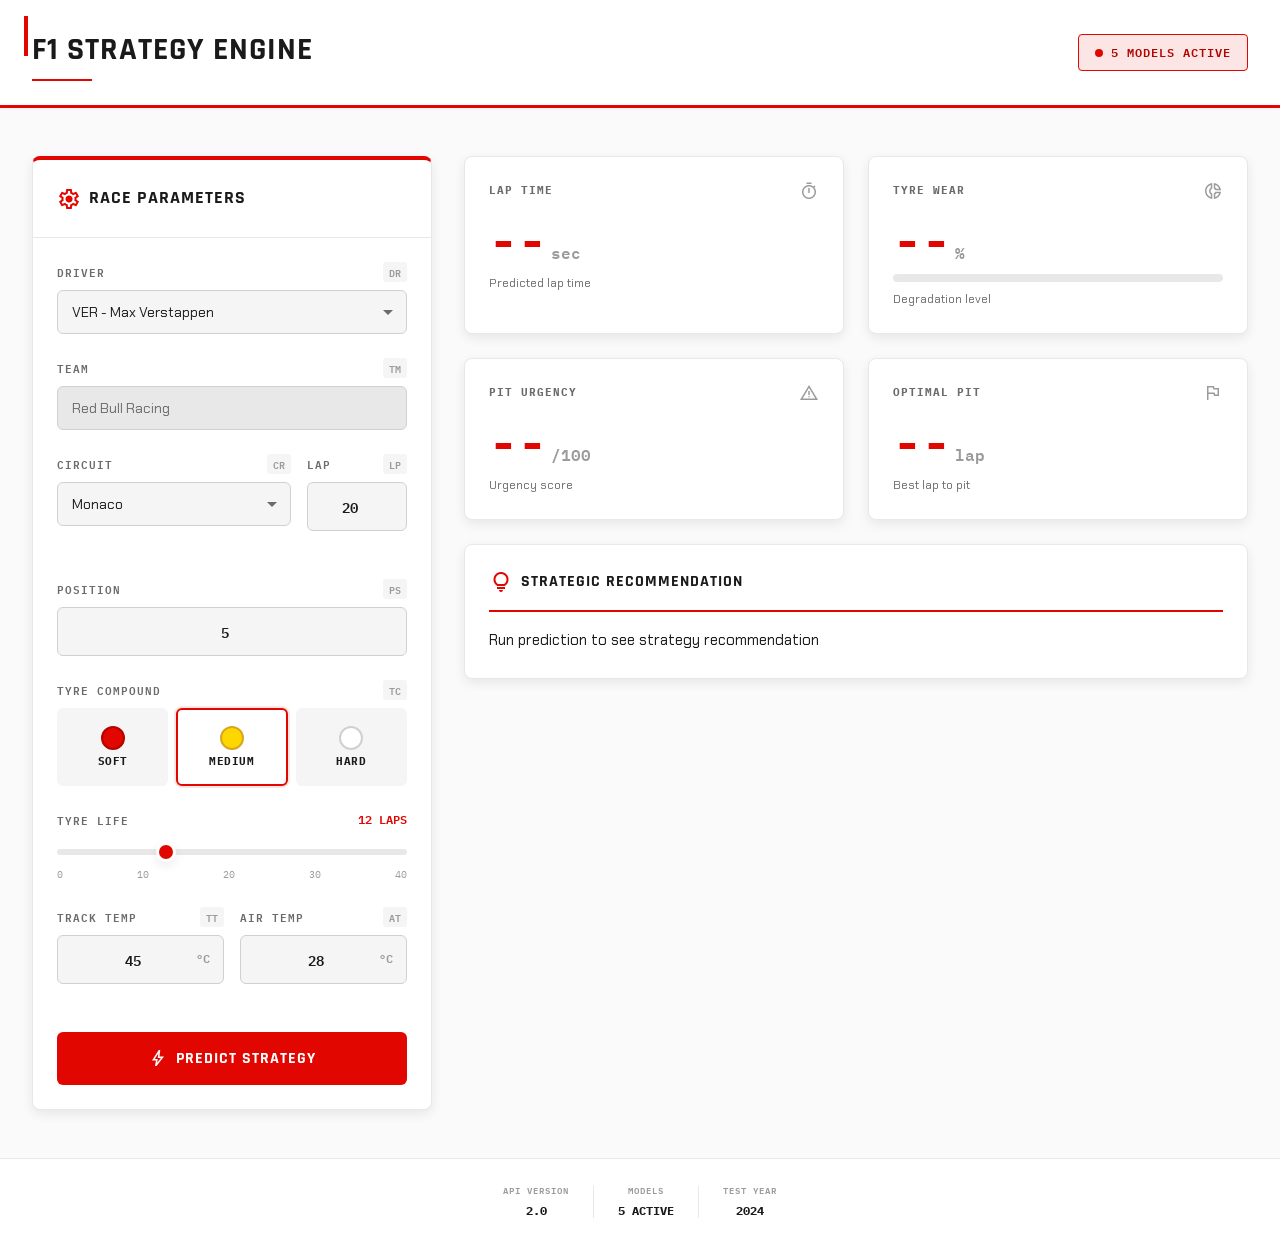
<file: frontend/index_v3.html>
<!DOCTYPE html>
<html lang="en">
<head>
    <meta charset="UTF-8">
    <meta name="viewport" content="width=device-width, initial-scale=1.0">
    <title>F1 Strategy Engine | Race Predictor</title>
    <link rel="preconnect" href="https://fonts.googleapis.com">
    <link rel="preconnect" href="https://fonts.gstatic.com" crossorigin>
    <link href="https://fonts.googleapis.com/css2?family=Rajdhani:wght@400;500;600;700&family=IBM+Plex+Mono:wght@400;500;600&family=Chakra+Petch:wght@400;500;600;700&display=swap" rel="stylesheet">
    <link href="https://fonts.googleapis.com/css2?family=Material+Symbols+Outlined:opsz,wght,FILL,GRAD@20..48,100..700,0..1,-50..200" rel="stylesheet">
    <link rel="stylesheet" href="styles_v3.css">
</head>
<body>
    <!-- Loading Overlay -->
    <div id="loadingOverlay" class="loading-overlay hidden">
        <div class="loading-content">
            <div class="spinner-race">
                <div class="spinner-track"></div>
                <div class="spinner-car"></div>
            </div>
            <p class="loading-text">PROCESSING TELEMETRY...</p>
        </div>
    </div>

    <!-- Header -->
    <header class="header">
        <div class="header-content">
            <div class="header-left">
                <div class="logo-container">
                    <div class="logo-accent"></div>
                    <h1 class="logo-text">F1 STRATEGY ENGINE</h1>
                    <div class="logo-underline"></div>
                </div>
            </div>
            <div class="header-right">
                <div class="status-badge">
                    <span class="status-indicator"></span>
                    <span class="status-text">5 MODELS ACTIVE</span>
                </div>
            </div>
        </div>
    </header>

    <!-- Main Container -->
    <main class="main-container">
        <div class="grid-layout">

            <!-- Left Column: Input Form -->
            <section class="input-section">
                <div class="card input-card">
                    <div class="card-header">
                        <span class="material-symbols-outlined">settings</span>
                        <h2>RACE PARAMETERS</h2>
                    </div>

                    <form id="strategyForm" class="strategy-form">
                        <!-- Driver Selection -->
                        <div class="form-group">
                            <label for="driver" class="form-label">
                                <span class="label-text">DRIVER</span>
                                <span class="label-code">DR</span>
                            </label>
                            <select id="driver" class="form-input form-select" required>
                                <option value="VER">VER - Max Verstappen</option>
                                <option value="HAM">HAM - Lewis Hamilton</option>
                                <option value="LEC">LEC - Charles Leclerc</option>
                                <option value="NOR">NOR - Lando Norris</option>
                                <option value="PIA">PIA - Oscar Piastri</option>
                                <option value="SAI">SAI - Carlos Sainz</option>
                                <option value="PER">PER - Sergio Perez</option>
                                <option value="RUS">RUS - George Russell</option>
                                <option value="ALO">ALO - Fernando Alonso</option>
                                <option value="STR">STR - Lance Stroll</option>
                            </select>
                        </div>

                        <!-- Team Display -->
                        <div class="form-group">
                            <label for="team" class="form-label">
                                <span class="label-text">TEAM</span>
                                <span class="label-code">TM</span>
                            </label>
                            <input id="team" type="text" class="form-input form-input-readonly" value="Red Bull Racing" readonly>
                        </div>

                        <!-- Circuit & Lap -->
                        <div class="form-group-row">
                            <div class="form-group flex-1">
                                <label for="eventName" class="form-label">
                                    <span class="label-text">CIRCUIT</span>
                                    <span class="label-code">CR</span>
                                </label>
                                <select id="eventName" class="form-input form-select" required>
                                    <option value="Monte Carlo">Monaco</option>
                                    <option value="Silverstone">Silverstone</option>
                                    <option value="Spa-Francorchamps">Spa-Francorchamps</option>
                                    <option value="Monza">Monza</option>
                                    <option value="Suzuka">Suzuka</option>
                                    <option value="Austin">Circuit of the Americas</option>
                                </select>
                            </div>
                            <div class="form-group flex-half">
                                <label for="lapNumber" class="form-label">
                                    <span class="label-text">LAP</span>
                                    <span class="label-code">LP</span>
                                </label>
                                <input id="lapNumber" type="number" class="form-input form-input-mono" value="20" min="1" max="70" required>
                            </div>
                        </div>

                        <!-- Position -->
                        <div class="form-group">
                            <label for="position" class="form-label">
                                <span class="label-text">POSITION</span>
                                <span class="label-code">PS</span>
                            </label>
                            <input id="position" type="number" class="form-input form-input-mono" value="5" min="1" max="20" required>
                        </div>

                        <!-- Tyre Compound -->
                        <div class="form-group">
                            <label class="form-label">
                                <span class="label-text">TYRE COMPOUND</span>
                                <span class="label-code">TC</span>
                            </label>
                            <div class="tyre-selector">
                                <button type="button" class="tyre-btn" data-compound="SOFT">
                                    <span class="tyre-indicator tyre-soft"></span>
                                    <span class="tyre-label">SOFT</span>
                                </button>
                                <button type="button" class="tyre-btn tyre-btn-active" data-compound="MEDIUM">
                                    <span class="tyre-indicator tyre-medium"></span>
                                    <span class="tyre-label">MEDIUM</span>
                                </button>
                                <button type="button" class="tyre-btn" data-compound="HARD">
                                    <span class="tyre-indicator tyre-hard"></span>
                                    <span class="tyre-label">HARD</span>
                                </button>
                            </div>
                            <input type="hidden" id="compound" value="MEDIUM">
                        </div>

                        <!-- Tyre Life Slider -->
                        <div class="form-group">
                            <label for="tyreLife" class="form-label">
                                <span class="label-text">TYRE LIFE</span>
                                <span class="label-value" id="tyreLifeDisplay">12 LAPS</span>
                            </label>
                            <input id="tyreLife" type="range" class="slider" min="0" max="40" value="12">
                            <div class="slider-markers">
                                <span>0</span>
                                <span>10</span>
                                <span>20</span>
                                <span>30</span>
                                <span>40</span>
                            </div>
                        </div>

                        <!-- Temperature Inputs -->
                        <div class="form-group-row">
                            <div class="form-group flex-1">
                                <label for="trackTemp" class="form-label">
                                    <span class="label-text">TRACK TEMP</span>
                                    <span class="label-code">TT</span>
                                </label>
                                <div class="input-with-unit">
                                    <input id="trackTemp" type="number" class="form-input form-input-mono" value="45" min="0" max="70" required>
                                    <span class="input-unit">°C</span>
                                </div>
                            </div>
                            <div class="form-group flex-1">
                                <label for="airTemp" class="form-label">
                                    <span class="label-text">AIR TEMP</span>
                                    <span class="label-code">AT</span>
                                </label>
                                <div class="input-with-unit">
                                    <input id="airTemp" type="number" class="form-input form-input-mono" value="28" min="0" max="50" required>
                                    <span class="input-unit">°C</span>
                                </div>
                            </div>
                        </div>

                        <!-- Submit Button -->
                        <button type="submit" class="btn-predict">
                            <span class="btn-icon material-symbols-outlined">bolt</span>
                            <span class="btn-text">PREDICT STRATEGY</span>
                            <span class="btn-glow"></span>
                        </button>
                    </form>
                </div>
            </section>

            <!-- Right Column: Results -->
            <section class="results-section">
                <!-- Results Grid -->
                <div class="results-grid">
                    <!-- Lap Time Card -->
                    <div class="card result-card">
                        <div class="result-header">
                            <span class="result-label">LAP TIME</span>
                            <span class="material-symbols-outlined">timer</span>
                        </div>
                        <div class="result-value" id="predLapTime">
                            <span class="value-main">--</span>
                            <span class="value-unit">sec</span>
                        </div>
                        <div class="result-footer">Predicted lap time</div>
                    </div>

                    <!-- Tyre Wear Card -->
                    <div class="card result-card">
                        <div class="result-header">
                            <span class="result-label">TYRE WEAR</span>
                            <span class="material-symbols-outlined">donut_small</span>
                        </div>
                        <div class="result-value" id="predTyreWear">
                            <span class="value-main">--</span>
                            <span class="value-unit">%</span>
                        </div>
                        <div class="wear-bar">
                            <div class="wear-fill" id="predTyreWearBar" style="width: 0%"></div>
                        </div>
                        <div class="result-footer">Degradation level</div>
                    </div>

                    <!-- Pit Urgency Card -->
                    <div class="card result-card">
                        <div class="result-header">
                            <span class="result-label">PIT URGENCY</span>
                            <span class="material-symbols-outlined">warning</span>
                        </div>
                        <div class="result-value" id="predPitUrgency">
                            <span class="value-main">--</span>
                            <span class="value-unit">/100</span>
                        </div>
                        <div class="result-footer">Urgency score</div>
                    </div>

                    <!-- Optimal Pit Lap Card -->
                    <div class="card result-card">
                        <div class="result-header">
                            <span class="result-label">OPTIMAL PIT</span>
                            <span class="material-symbols-outlined">flag</span>
                        </div>
                        <div class="result-value" id="predOptimalPit">
                            <span class="value-main">--</span>
                            <span class="value-unit">lap</span>
                        </div>
                        <div class="result-footer">Best lap to pit</div>
                    </div>
                </div>

                <!-- Recommendation Card -->
                <div class="card recommendation-card">
                    <div class="recommendation-header">
                        <span class="material-symbols-outlined">lightbulb</span>
                        <h3>STRATEGIC RECOMMENDATION</h3>
                    </div>
                    <div class="recommendation-content" id="predRecommendation">
                        <p>Run prediction to see strategy recommendation</p>
                    </div>
                </div>
            </section>

        </div>
    </main>

    <!-- Footer -->
    <footer class="footer">
        <div class="footer-content">
            <div class="footer-info">
                <span class="footer-label">API VERSION</span>
                <span class="footer-value">2.0</span>
            </div>
            <div class="footer-divider"></div>
            <div class="footer-info">
                <span class="footer-label">MODELS</span>
                <span class="footer-value">5 ACTIVE</span>
            </div>
            <div class="footer-divider"></div>
            <div class="footer-info">
                <span class="footer-label">TEST YEAR</span>
                <span class="footer-value">2024</span>
            </div>
        </div>
    </footer>

    <script src="app_v3.js"></script>
</body>
</html>
</file>
<file: frontend/styles_v3.css>
/* F1 Strategy Engine - Broadcast Telemetry Aesthetic */

/* CSS Variables */
:root {
    /* F1 Racing Red Color Palette */
    --f1-red-primary: #E10600;
    --f1-red-dark: #B30400;
    --f1-red-glow: rgba(225, 6, 0, 0.3);
    --f1-red-light: rgba(225, 6, 0, 0.1);

    /* Grayscale */
    --bg-main: #FAFAFA;
    --bg-card: #FFFFFF;
    --bg-input: #F5F5F5;
    --border-light: #E8E8E8;
    --border-medium: #D0D0D0;
    --text-primary: #1A1A1A;
    --text-secondary: #6B6B6B;
    --text-tertiary: #9B9B9B;

    /* Typography */
    --font-display: 'Rajdhani', sans-serif;
    --font-body: 'Chakra Petch', sans-serif;
    --font-mono: 'IBM Plex Mono', monospace;

    /* Spacing */
    --spacing-xs: 4px;
    --spacing-sm: 8px;
    --spacing-md: 16px;
    --spacing-lg: 24px;
    --spacing-xl: 32px;
    --spacing-2xl: 48px;

    /* Shadows */
    --shadow-sm: 0 1px 3px rgba(0, 0, 0, 0.06);
    --shadow-md: 0 4px 12px rgba(0, 0, 0, 0.08);
    --shadow-lg: 0 8px 24px rgba(0, 0, 0, 0.12);
    --shadow-red: 0 0 20px var(--f1-red-glow);

    /* Animation */
    --transition-fast: 150ms cubic-bezier(0.4, 0, 0.2, 1);
    --transition-base: 250ms cubic-bezier(0.4, 0, 0.2, 1);
    --transition-slow: 400ms cubic-bezier(0.4, 0, 0.2, 1);
}

/* Reset & Base */
* {
    margin: 0;
    padding: 0;
    box-sizing: border-box;
}

body {
    font-family: var(--font-body);
    background: var(--bg-main);
    color: var(--text-primary);
    line-height: 1.6;
    overflow-x: hidden;
}

/* Loading Overlay */
.loading-overlay {
    position: fixed;
    inset: 0;
    background: rgba(0, 0, 0, 0.85);
    backdrop-filter: blur(8px);
    display: flex;
    align-items: center;
    justify-content: center;
    z-index: 9999;
}

.loading-overlay.hidden {
    display: none;
}

.loading-content {
    text-align: center;
}

.spinner-race {
    width: 120px;
    height: 60px;
    position: relative;
    margin: 0 auto 24px;
}

.spinner-track {
    position: absolute;
    bottom: 0;
    left: 0;
    right: 0;
    height: 3px;
    background: var(--border-light);
    border-radius: 2px;
}

.spinner-car {
    position: absolute;
    bottom: 0;
    left: 0;
    width: 40px;
    height: 20px;
    background: var(--f1-red-primary);
    clip-path: polygon(0% 100%, 10% 0%, 90% 0%, 100% 100%);
    animation: race 1.5s cubic-bezier(0.4, 0, 0.2, 1) infinite;
}

@keyframes race {
    0%, 100% { transform: translateX(0); }
    50% { transform: translateX(80px); }
}

.loading-text {
    font-family: var(--font-mono);
    font-size: 14px;
    font-weight: 600;
    letter-spacing: 2px;
    color: #FFFFFF;
    text-transform: uppercase;
}

/* Header */
.header {
    background: var(--bg-card);
    border-bottom: 3px solid var(--f1-red-primary);
    box-shadow: var(--shadow-sm);
    position: sticky;
    top: 0;
    z-index: 100;
}

.header-content {
    max-width: 1400px;
    margin: 0 auto;
    padding: var(--spacing-lg) var(--spacing-xl);
    display: flex;
    justify-content: space-between;
    align-items: center;
}

.logo-container {
    position: relative;
}

.logo-accent {
    position: absolute;
    top: -8px;
    left: -8px;
    width: 4px;
    height: 40px;
    background: var(--f1-red-primary);
    animation: pulse 2s ease-in-out infinite;
}

@keyframes pulse {
    0%, 100% { opacity: 1; }
    50% { opacity: 0.5; }
}

.logo-text {
    font-family: var(--font-display);
    font-size: 32px;
    font-weight: 700;
    letter-spacing: 1px;
    text-transform: uppercase;
    color: var(--text-primary);
    margin: 0;
}

.logo-underline {
    height: 2px;
    width: 60px;
    background: var(--f1-red-primary);
    margin-top: 4px;
}

.status-badge {
    display: flex;
    align-items: center;
    gap: var(--spacing-sm);
    padding: 8px 16px;
    background: var(--f1-red-light);
    border: 1px solid var(--f1-red-primary);
    border-radius: 4px;
}

.status-indicator {
    width: 8px;
    height: 8px;
    background: var(--f1-red-primary);
    border-radius: 50%;
    animation: blink 1.5s ease-in-out infinite;
}

@keyframes blink {
    0%, 100% { opacity: 1; }
    50% { opacity: 0.3; }
}

.status-text {
    font-family: var(--font-mono);
    font-size: 12px;
    font-weight: 600;
    letter-spacing: 1px;
    color: var(--f1-red-dark);
}

/* Main Container */
.main-container {
    max-width: 1400px;
    margin: 0 auto;
    padding: var(--spacing-2xl) var(--spacing-xl);
}

.grid-layout {
    display: grid;
    grid-template-columns: 400px 1fr;
    gap: var(--spacing-xl);
}

@media (max-width: 1024px) {
    .grid-layout {
        grid-template-columns: 1fr;
    }
}

/* Cards */
.card {
    background: var(--bg-card);
    border: 1px solid var(--border-light);
    border-radius: 8px;
    box-shadow: var(--shadow-md);
    transition: transform var(--transition-base), box-shadow var(--transition-base);
}

.card:hover {
    transform: translateY(-2px);
    box-shadow: var(--shadow-lg);
}

/* Input Card */
.input-card {
    border-top: 4px solid var(--f1-red-primary);
}

.card-header {
    display: flex;
    align-items: center;
    gap: var(--spacing-sm);
    padding: var(--spacing-lg);
    border-bottom: 1px solid var(--border-light);
}

.card-header .material-symbols-outlined {
    font-size: 24px;
    color: var(--f1-red-primary);
}

.card-header h2 {
    font-family: var(--font-display);
    font-size: 18px;
    font-weight: 700;
    letter-spacing: 1px;
    text-transform: uppercase;
    color: var(--text-primary);
    margin: 0;
}

/* Form Styles */
.strategy-form {
    padding: var(--spacing-lg);
}

.form-group {
    margin-bottom: var(--spacing-lg);
}

.form-group-row {
    display: flex;
    gap: var(--spacing-md);
    margin-bottom: var(--spacing-lg);
}

.flex-1 {
    flex: 1;
}

.flex-half {
    flex: 0 0 100px;
}

.form-label {
    display: flex;
    justify-content: space-between;
    align-items: center;
    margin-bottom: var(--spacing-sm);
}

.label-text {
    font-family: var(--font-mono);
    font-size: 11px;
    font-weight: 600;
    letter-spacing: 1px;
    text-transform: uppercase;
    color: var(--text-secondary);
}

.label-code {
    font-family: var(--font-mono);
    font-size: 10px;
    font-weight: 600;
    color: var(--text-tertiary);
    padding: 2px 6px;
    background: var(--bg-input);
    border-radius: 3px;
}

.label-value {
    font-family: var(--font-mono);
    font-size: 12px;
    font-weight: 600;
    color: var(--f1-red-primary);
}

.form-input {
    width: 100%;
    padding: 12px 14px;
    font-family: var(--font-body);
    font-size: 14px;
    background: var(--bg-input);
    border: 1px solid var(--border-medium);
    border-radius: 6px;
    color: var(--text-primary);
    transition: all var(--transition-fast);
}

.form-input:focus {
    outline: none;
    border-color: var(--f1-red-primary);
    background: var(--bg-card);
    box-shadow: 0 0 0 3px var(--f1-red-light);
}

.form-input-mono {
    font-family: var(--font-mono);
    font-weight: 600;
    text-align: center;
}

.form-input-readonly {
    background: var(--border-light);
    color: var(--text-secondary);
    cursor: not-allowed;
}

.form-select {
    cursor: pointer;
    appearance: none;
    background-image: url("data:image/svg+xml,%3Csvg xmlns='http://www.w3.org/2000/svg' width='12' height='12' viewBox='0 0 12 12'%3E%3Cpath fill='%236B6B6B' d='M6 9L1 4h10z'/%3E%3C/svg%3E");
    background-repeat: no-repeat;
    background-position: right 12px center;
    padding-right: 36px;
}

.input-with-unit {
    position: relative;
}

.input-unit {
    position: absolute;
    right: 14px;
    top: 50%;
    transform: translateY(-50%);
    font-family: var(--font-mono);
    font-size: 12px;
    font-weight: 600;
    color: var(--text-tertiary);
    pointer-events: none;
}

/* Tyre Selector */
.tyre-selector {
    display: flex;
    gap: var(--spacing-sm);
}

.tyre-btn {
    flex: 1;
    display: flex;
    flex-direction: column;
    align-items: center;
    gap: var(--spacing-xs);
    padding: var(--spacing-md) var(--spacing-sm);
    background: var(--bg-input);
    border: 2px solid transparent;
    border-radius: 6px;
    cursor: pointer;
    transition: all var(--transition-fast);
}

.tyre-btn:hover {
    background: var(--bg-card);
    border-color: var(--border-medium);
}

.tyre-btn-active {
    background: var(--bg-card);
    border-color: var(--f1-red-primary);
    box-shadow: 0 0 0 2px var(--f1-red-light);
}

.tyre-indicator {
    width: 24px;
    height: 24px;
    border-radius: 50%;
    border: 2px solid var(--border-medium);
}

.tyre-soft {
    background: var(--f1-red-primary);
    border-color: var(--f1-red-dark);
}

.tyre-medium {
    background: #FFD700;
    border-color: #DAA520;
}

.tyre-hard {
    background: #FFFFFF;
    border-color: var(--border-medium);
}

.tyre-label {
    font-family: var(--font-mono);
    font-size: 11px;
    font-weight: 700;
    letter-spacing: 0.5px;
    color: var(--text-primary);
}

/* Slider */
.slider {
    -webkit-appearance: none;
    width: 100%;
    height: 6px;
    background: var(--border-light);
    border-radius: 3px;
    outline: none;
    cursor: pointer;
}

.slider::-webkit-slider-thumb {
    -webkit-appearance: none;
    appearance: none;
    width: 20px;
    height: 20px;
    background: var(--f1-red-primary);
    border: 3px solid var(--bg-card);
    border-radius: 50%;
    cursor: pointer;
    box-shadow: var(--shadow-md);
    transition: all var(--transition-fast);
}

.slider::-webkit-slider-thumb:hover {
    transform: scale(1.2);
    box-shadow: var(--shadow-red);
}

.slider::-moz-range-thumb {
    width: 20px;
    height: 20px;
    background: var(--f1-red-primary);
    border: 3px solid var(--bg-card);
    border-radius: 50%;
    cursor: pointer;
    box-shadow: var(--shadow-md);
    transition: all var(--transition-fast);
}

.slider::-moz-range-thumb:hover {
    transform: scale(1.2);
    box-shadow: var(--shadow-red);
}

.slider-markers {
    display: flex;
    justify-content: space-between;
    margin-top: var(--spacing-xs);
    font-family: var(--font-mono);
    font-size: 10px;
    color: var(--text-tertiary);
}

/* Predict Button */
.btn-predict {
    position: relative;
    width: 100%;
    padding: var(--spacing-md) var(--spacing-lg);
    display: flex;
    align-items: center;
    justify-content: center;
    gap: var(--spacing-sm);
    font-family: var(--font-display);
    font-size: 16px;
    font-weight: 700;
    letter-spacing: 1px;
    text-transform: uppercase;
    color: #FFFFFF;
    background: var(--f1-red-primary);
    border: none;
    border-radius: 6px;
    cursor: pointer;
    overflow: hidden;
    transition: all var(--transition-base);
}

.btn-predict:hover {
    background: var(--f1-red-dark);
    transform: translateY(-2px);
    box-shadow: var(--shadow-red);
}

.btn-predict:active {
    transform: translateY(0);
}

.btn-icon {
    font-size: 20px;
}

.btn-glow {
    position: absolute;
    inset: 0;
    background: linear-gradient(90deg, transparent, rgba(255,255,255,0.3), transparent);
    transform: translateX(-100%);
    animation: shine 3s ease-in-out infinite;
}

@keyframes shine {
    0%, 100% { transform: translateX(-100%); }
    50% { transform: translateX(100%); }
}

/* Results Section */
.results-section {
    display: flex;
    flex-direction: column;
    gap: var(--spacing-lg);
}

.results-grid {
    display: grid;
    grid-template-columns: repeat(2, 1fr);
    gap: var(--spacing-lg);
}

@media (max-width: 768px) {
    .results-grid {
        grid-template-columns: 1fr;
    }
}

/* Result Card */
.result-card {
    padding: var(--spacing-lg);
    animation: fadeIn var(--transition-slow);
}

@keyframes fadeIn {
    from {
        opacity: 0;
        transform: translateY(20px);
    }
    to {
        opacity: 1;
        transform: translateY(0);
    }
}

.result-header {
    display: flex;
    justify-content: space-between;
    align-items: center;
    margin-bottom: var(--spacing-md);
}

.result-label {
    font-family: var(--font-mono);
    font-size: 11px;
    font-weight: 700;
    letter-spacing: 1px;
    text-transform: uppercase;
    color: var(--text-secondary);
}

.result-header .material-symbols-outlined {
    font-size: 20px;
    color: var(--text-tertiary);
}

.result-value {
    display: flex;
    align-items: baseline;
    gap: var(--spacing-xs);
    margin-bottom: var(--spacing-sm);
}

.value-main {
    font-family: var(--font-mono);
    font-size: 48px;
    font-weight: 700;
    line-height: 1;
    color: var(--f1-red-primary);
}

.value-unit {
    font-family: var(--font-mono);
    font-size: 16px;
    font-weight: 600;
    color: var(--text-tertiary);
}

.result-footer {
    font-family: var(--font-body);
    font-size: 12px;
    color: var(--text-secondary);
}

/* Wear Bar */
.wear-bar {
    height: 8px;
    background: var(--border-light);
    border-radius: 4px;
    overflow: hidden;
    margin-bottom: var(--spacing-sm);
}

.wear-fill {
    height: 100%;
    background: linear-gradient(90deg, #4CAF50, #FFD700, var(--f1-red-primary));
    border-radius: 4px;
    transition: width var(--transition-slow);
}

/* Recommendation Card */
.recommendation-card {
    padding: var(--spacing-lg);
}

.recommendation-header {
    display: flex;
    align-items: center;
    gap: var(--spacing-sm);
    margin-bottom: var(--spacing-md);
    padding-bottom: var(--spacing-md);
    border-bottom: 2px solid var(--f1-red-primary);
}

.recommendation-header .material-symbols-outlined {
    font-size: 24px;
    color: var(--f1-red-primary);
}

.recommendation-header h3 {
    font-family: var(--font-display);
    font-size: 16px;
    font-weight: 700;
    letter-spacing: 1px;
    text-transform: uppercase;
    color: var(--text-primary);
    margin: 0;
}

.recommendation-content {
    font-family: var(--font-body);
    font-size: 15px;
    line-height: 1.7;
    color: var(--text-primary);
}

/* Footer */
.footer {
    background: var(--bg-card);
    border-top: 1px solid var(--border-light);
    padding: var(--spacing-lg) var(--spacing-xl);
    margin-top: auto;
}

.footer-content {
    max-width: 1400px;
    margin: 0 auto;
    display: flex;
    justify-content: center;
    align-items: center;
    gap: var(--spacing-lg);
}

.footer-info {
    display: flex;
    flex-direction: column;
    align-items: center;
    gap: var(--spacing-xs);
}

.footer-label {
    font-family: var(--font-mono);
    font-size: 9px;
    font-weight: 600;
    letter-spacing: 1px;
    text-transform: uppercase;
    color: var(--text-tertiary);
}

.footer-value {
    font-family: var(--font-mono);
    font-size: 12px;
    font-weight: 700;
    color: var(--text-primary);
}

.footer-divider {
    width: 1px;
    height: 32px;
    background: var(--border-light);
}
</file>
